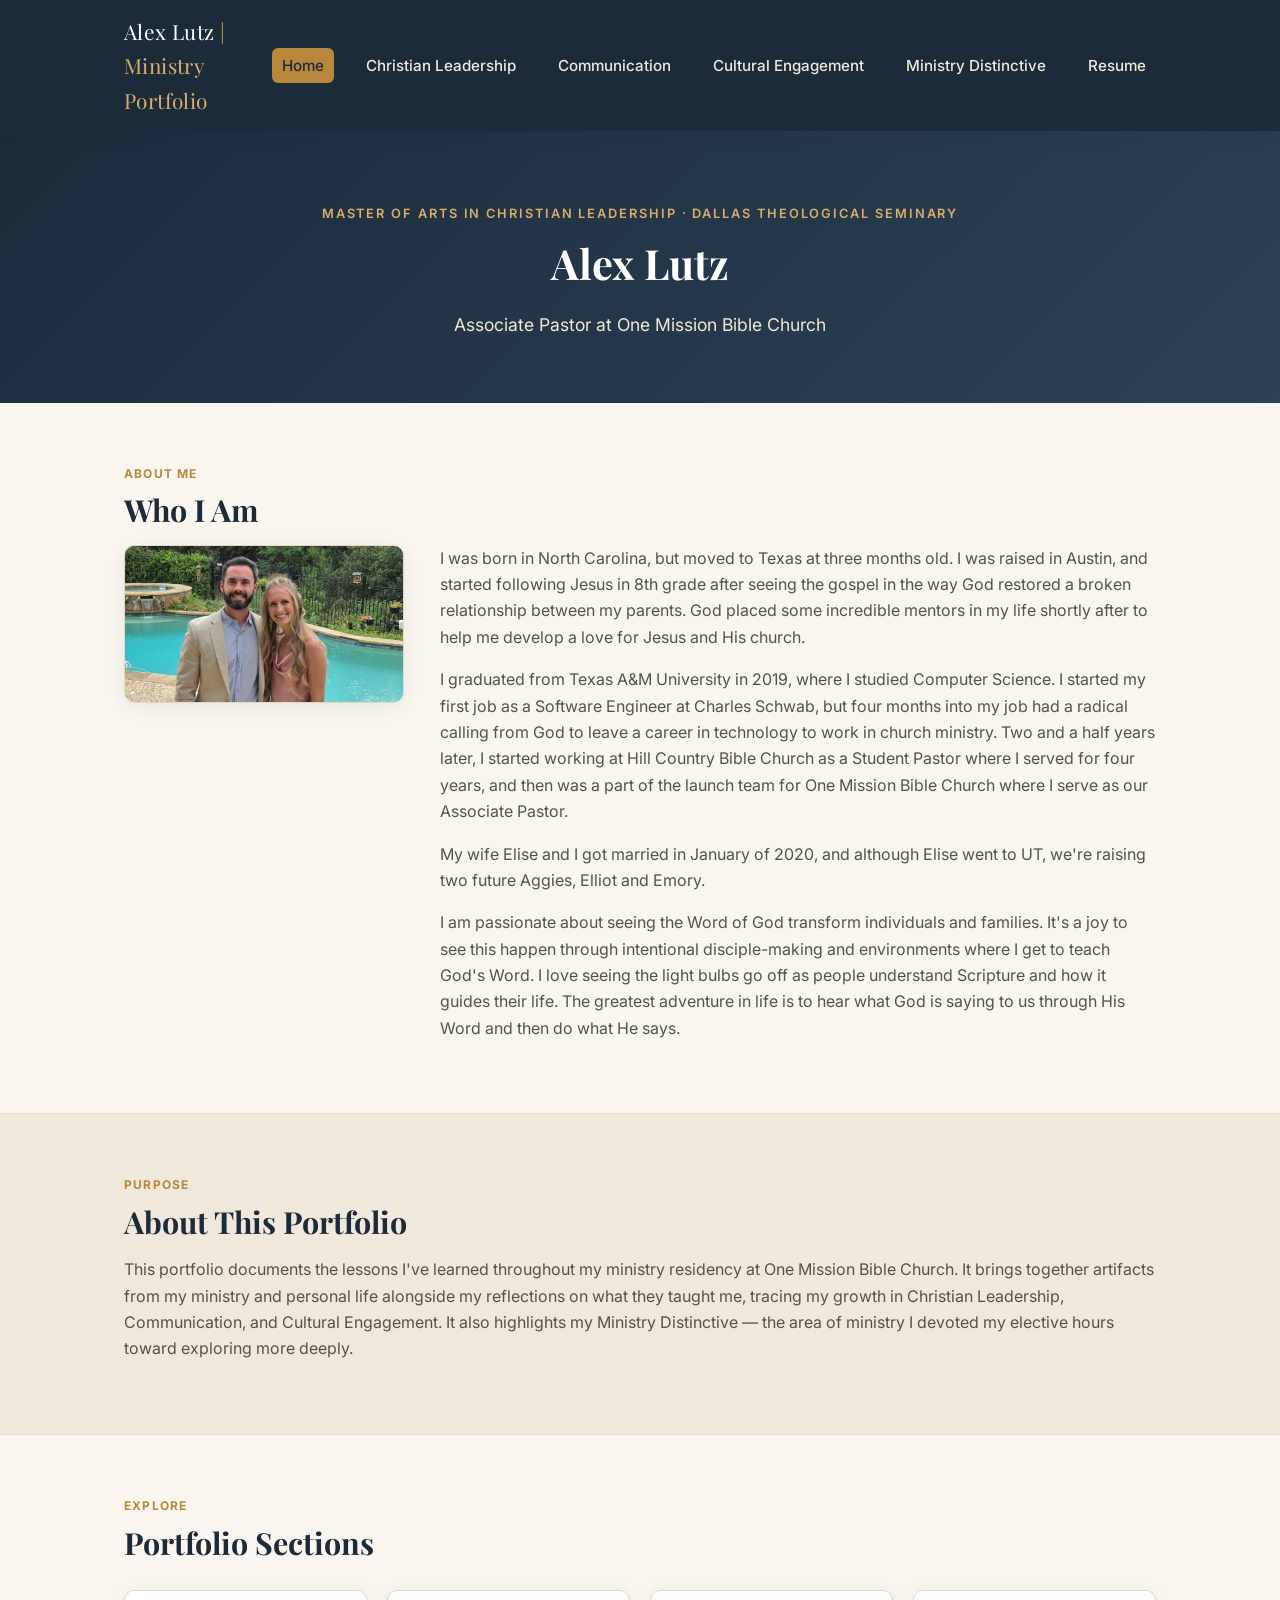
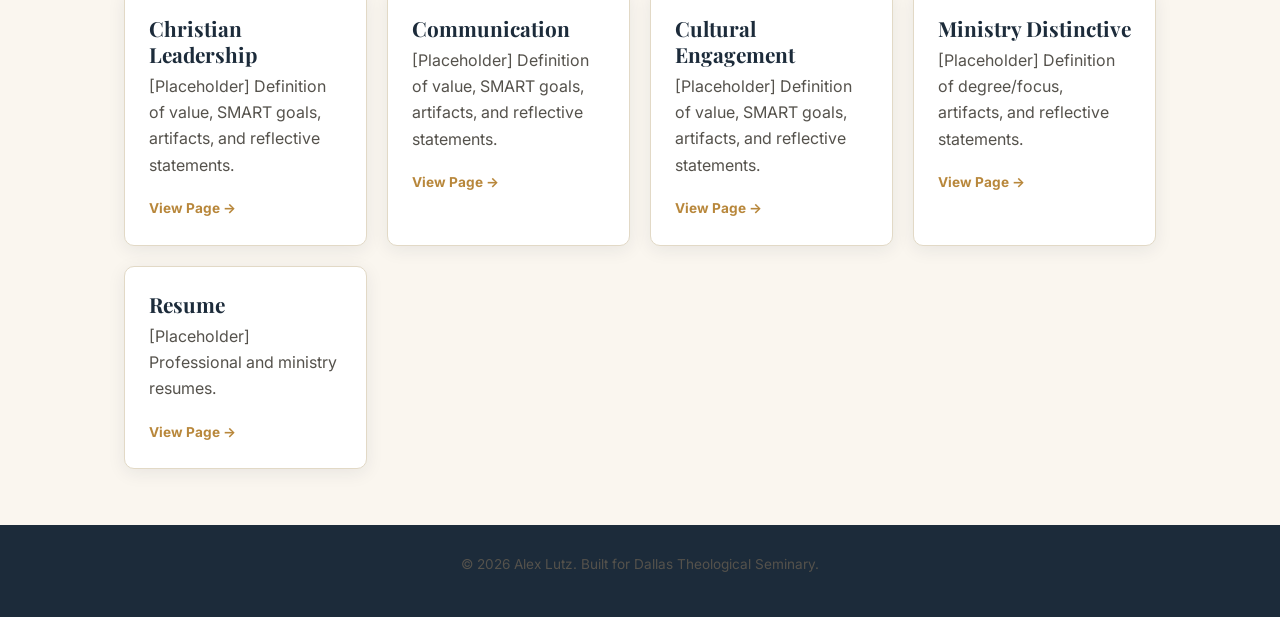
<file: index.html>
<!DOCTYPE html>
<html lang="en">
<head>
<meta charset="UTF-8" />
<meta name="viewport" content="width=device-width, initial-scale=1.0" />
<title>Home | Ministry Portfolio</title>
<link rel="preconnect" href="https://fonts.googleapis.com">
<link href="https://fonts.googleapis.com/css2?family=Inter:wght@400;500;600;700&family=Playfair+Display:wght@600;700&display=swap" rel="stylesheet">
<link rel="stylesheet" href="css/style.css" />
</head>
<body>

<header class="site-header">
  <nav class="nav-bar">
    <a class="brand" href="index.html">Alex Lutz <span>| Ministry Portfolio</span></a>
    <button class="nav-toggle" aria-label="Toggle navigation">&#9776;</button>
    <ul class="nav-links">
      <li><a href="index.html">Home</a></li>
      <li><a href="christian-leadership.html">Christian Leadership</a></li>
      <li><a href="communication.html">Communication</a></li>
      <li><a href="cultural-engagement.html">Cultural Engagement</a></li>
      <li><a href="ministry-distinctive.html">Ministry Distinctive</a></li>
      <li><a href="resume.html">Resume</a></li>
    </ul>
  </nav>
</header>

<section class="hero">
  <div class="container">
    <p class="eyebrow">Master of Arts in Christian Leadership &middot; Dallas Theological Seminary</p>
    <h1>Alex Lutz</h1>
    <p class="lead">Associate Pastor at One Mission Bible Church</p>
  </div>
</section>

<section class="block">
  <div class="container">
    <span class="section-label">About Me</span>
    <h2>Who I Am</h2>
    <div class="about-grid">
      <img class="about-photo" src="assets/alex-and-elise.jpg" alt="Alex Lutz and his wife Elise" />
      <div>
        <p>I was born in North Carolina, but moved to Texas at three months old. I was raised in Austin, and started
        following Jesus in 8th grade after seeing the gospel in the way God restored a broken relationship between my
        parents. God placed some incredible mentors in my life shortly after to help me develop a love for Jesus and
        His church.</p>
        <p>I graduated from Texas A&amp;M University in 2019, where I studied Computer Science. I started my first job
        as a Software Engineer at Charles Schwab, but four months into my job had a radical calling from God to leave a
        career in technology to work in church ministry. Two and a half years later, I started working at Hill Country
        Bible Church as a Student Pastor where I served for four years, and then was a part of the launch team for One
        Mission Bible Church where I serve as our Associate Pastor.</p>
        <p>My wife Elise and I got married in January of 2020, and although Elise went to UT, we're raising two future
        Aggies, Elliot and Emory.</p>
        <p>I am passionate about seeing the Word of God transform individuals and families. It's a joy to see this
        happen through intentional disciple-making and environments where I get to teach God's Word. I love seeing the
        light bulbs go off as people understand Scripture and how it guides their life. The greatest adventure in life
        is to hear what God is saying to us through His Word and then do what He says.</p>
      </div>
    </div>
  </div>
</section>

<section class="block alt">
  <div class="container">
    <span class="section-label">Purpose</span>
    <h2>About This Portfolio</h2>
    <p>This portfolio documents the lessons I've learned throughout my ministry residency at One Mission Bible
    Church. It brings together artifacts from my ministry and personal life alongside my reflections on what they
    taught me, tracing my growth in Christian Leadership, Communication, and Cultural Engagement. It also
    highlights my Ministry Distinctive — the area of ministry I devoted my elective hours toward exploring more
    deeply.</p>
  </div>
</section>

<section class="block">
  <div class="container">
    <span class="section-label">Explore</span>
    <h2>Portfolio Sections</h2>
    <div class="page-nav-grid">
      <div class="page-nav-card">
        <h3>Christian Leadership</h3>
        <p>[Placeholder] Definition of value, SMART goals, artifacts, and reflective statements.</p>
        <a class="card-link" href="christian-leadership.html">View Page &rarr;</a>
      </div>
      <div class="page-nav-card">
        <h3>Communication</h3>
        <p>[Placeholder] Definition of value, SMART goals, artifacts, and reflective statements.</p>
        <a class="card-link" href="communication.html">View Page &rarr;</a>
      </div>
      <div class="page-nav-card">
        <h3>Cultural Engagement</h3>
        <p>[Placeholder] Definition of value, SMART goals, artifacts, and reflective statements.</p>
        <a class="card-link" href="cultural-engagement.html">View Page &rarr;</a>
      </div>
      <div class="page-nav-card">
        <h3>Ministry Distinctive</h3>
        <p>[Placeholder] Definition of degree/focus, artifacts, and reflective statements.</p>
        <a class="card-link" href="ministry-distinctive.html">View Page &rarr;</a>
      </div>
      <div class="page-nav-card">
        <h3>Resume</h3>
        <p>[Placeholder] Professional and ministry resumes.</p>
        <a class="card-link" href="resume.html">View Page &rarr;</a>
      </div>
    </div>
  </div>
</section>

<footer class="site-footer">
  <div class="container">
    <p>&copy; 2026 Alex Lutz. Built for Dallas Theological Seminary.</p>
  </div>
</footer>

<script src="js/main.js"></script>
</body>
</html>
</file>
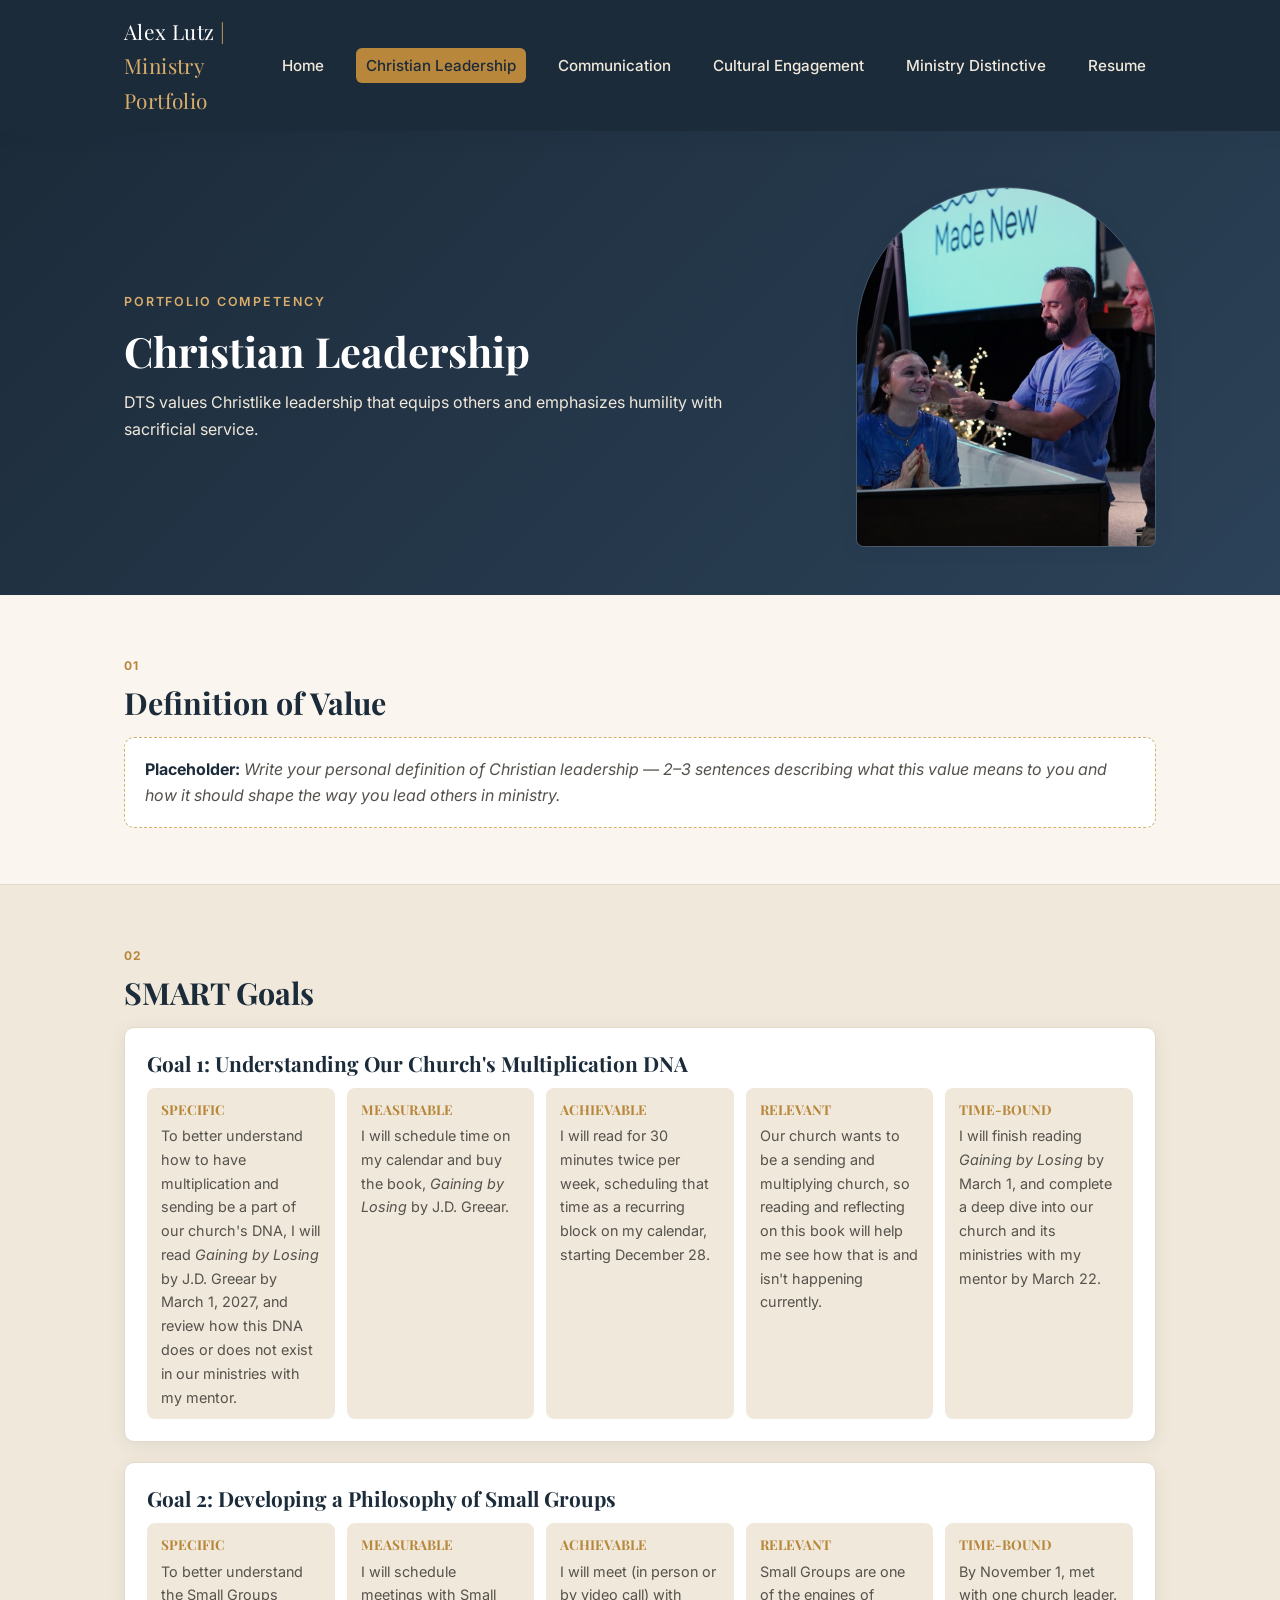
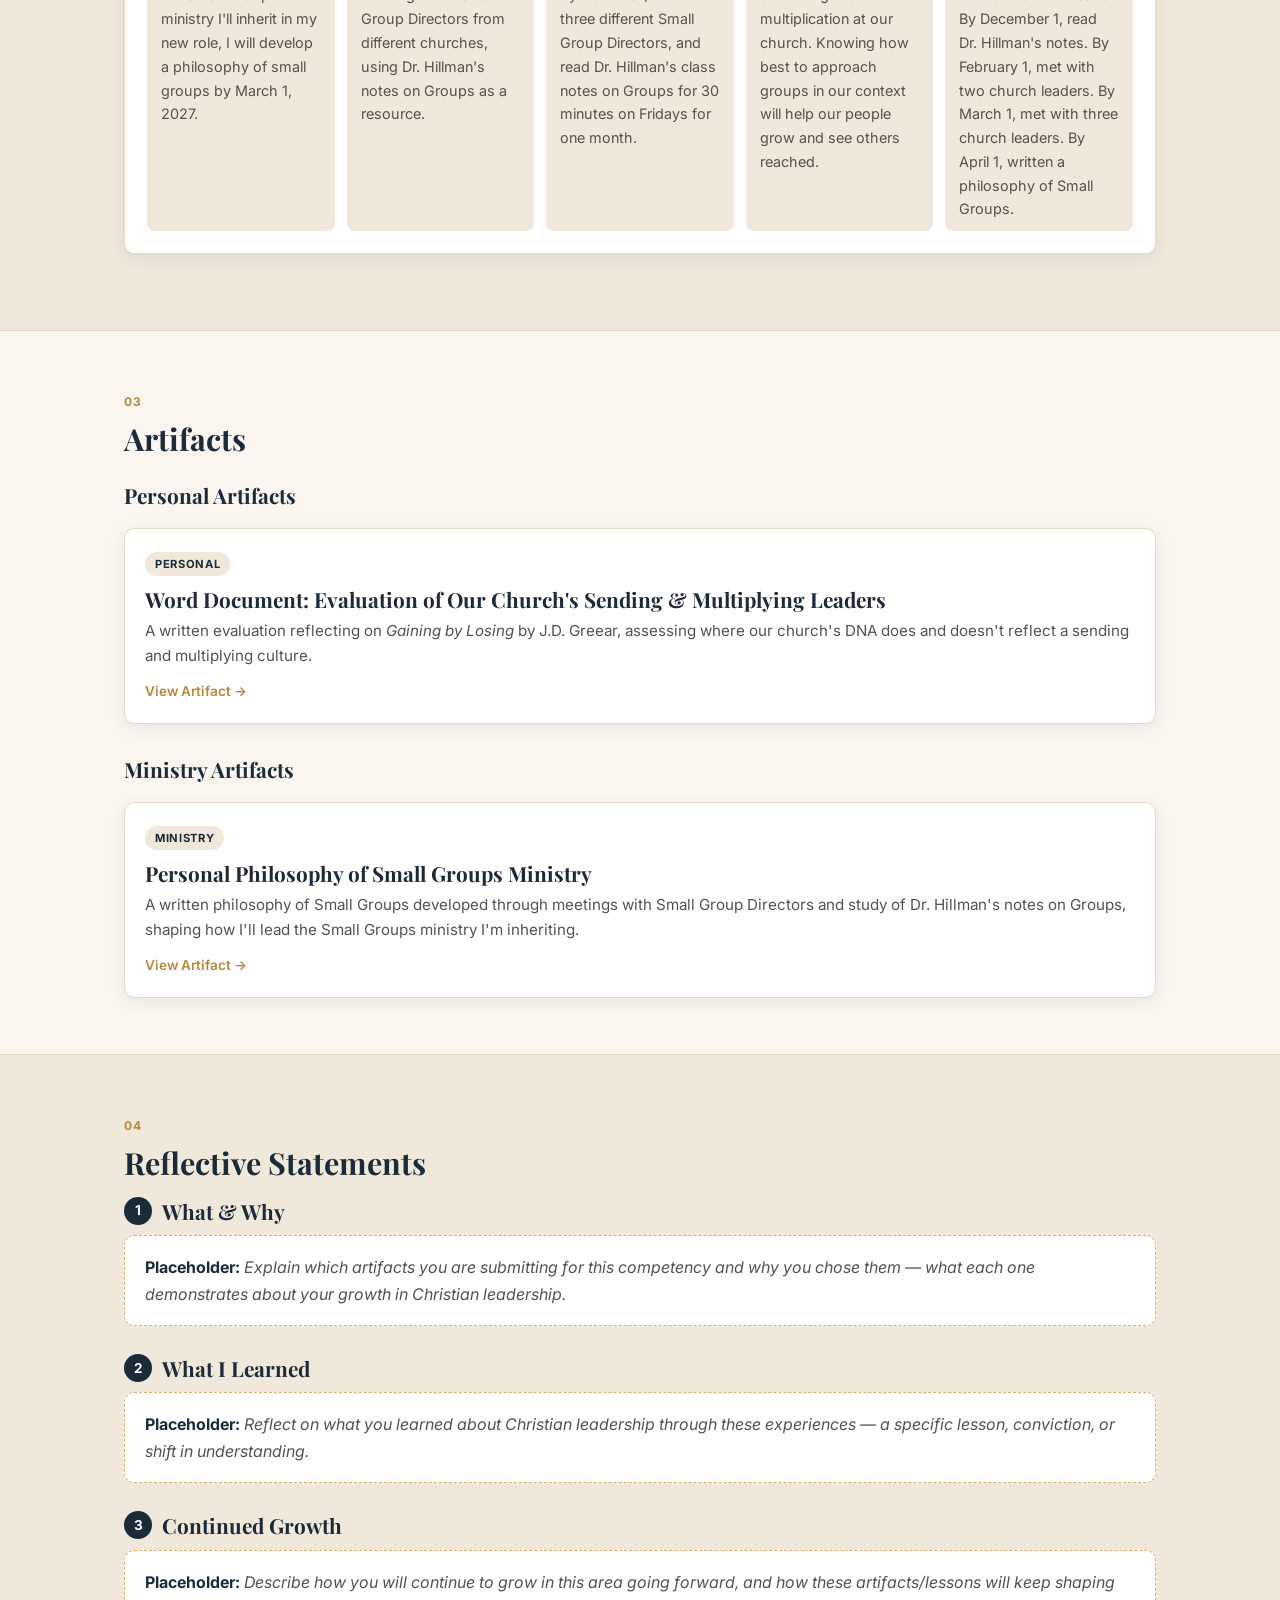
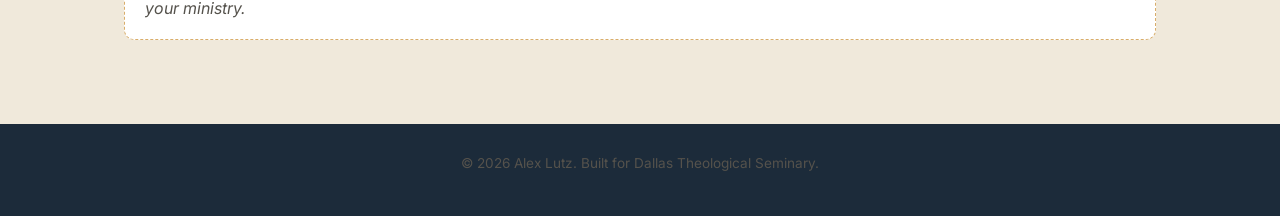
<file: christian-leadership.html>
<!DOCTYPE html>
<html lang="en">
<head>
<meta charset="UTF-8" />
<meta name="viewport" content="width=device-width, initial-scale=1.0" />
<title>Christian Leadership | Ministry Portfolio</title>
<link rel="preconnect" href="https://fonts.googleapis.com">
<link href="https://fonts.googleapis.com/css2?family=Inter:wght@400;500;600;700&family=Playfair+Display:wght@600;700&display=swap" rel="stylesheet">
<link rel="stylesheet" href="css/style.css" />
</head>
<body>

<header class="site-header">
  <nav class="nav-bar">
    <a class="brand" href="index.html">Alex Lutz <span>| Ministry Portfolio</span></a>
    <button class="nav-toggle" aria-label="Toggle navigation">&#9776;</button>
    <ul class="nav-links">
      <li><a href="index.html">Home</a></li>
      <li><a href="christian-leadership.html">Christian Leadership</a></li>
      <li><a href="communication.html">Communication</a></li>
      <li><a href="cultural-engagement.html">Cultural Engagement</a></li>
      <li><a href="ministry-distinctive.html">Ministry Distinctive</a></li>
      <li><a href="resume.html">Resume</a></li>
    </ul>
  </nav>
</header>

<section class="page-hero">
  <div class="container hero-grid">
    <div>
      <p class="eyebrow">Portfolio Competency</p>
      <h1>Christian Leadership</h1>
      <p class="lead">DTS values Christlike leadership that equips others and emphasizes humility with sacrificial service.</p>
    </div>
    <img class="hero-photo" src="assets/leadership-baptism.jpg" alt="Alex Lutz baptizing a student" />
  </div>
</section>

<section class="block">
  <div class="container">
    <span class="section-label">01</span>
    <h2>Definition of Value</h2>
    <div class="placeholder-box">
      <strong>Placeholder:</strong> Write your personal definition of Christian leadership — 2–3 sentences describing
      what this value means to you and how it should shape the way you lead others in ministry.
    </div>
  </div>
</section>

<section class="block alt">
  <div class="container">
    <span class="section-label">02</span>
    <h2>SMART Goals</h2>

    <div class="smart-goal">
      <h3>Goal 1: Understanding Our Church's Multiplication DNA</h3>
      <div class="smart-grid">
        <div class="smart-item"><span class="letter">Specific</span><p>To better understand how to have multiplication and sending be a part of our church's DNA, I will read <em>Gaining by Losing</em> by J.D. Greear by March 1, 2027, and review how this DNA does or does not exist in our ministries with my mentor.</p></div>
        <div class="smart-item"><span class="letter">Measurable</span><p>I will schedule time on my calendar and buy the book, <em>Gaining by Losing</em> by J.D. Greear.</p></div>
        <div class="smart-item"><span class="letter">Achievable</span><p>I will read for 30 minutes twice per week, scheduling that time as a recurring block on my calendar, starting December 28.</p></div>
        <div class="smart-item"><span class="letter">Relevant</span><p>Our church wants to be a sending and multiplying church, so reading and reflecting on this book will help me see how that is and isn't happening currently.</p></div>
        <div class="smart-item"><span class="letter">Time-bound</span><p>I will finish reading <em>Gaining by Losing</em> by March 1, and complete a deep dive into our church and its ministries with my mentor by March 22.</p></div>
      </div>
    </div>

    <div class="smart-goal">
      <h3>Goal 2: Developing a Philosophy of Small Groups</h3>
      <div class="smart-grid">
        <div class="smart-item"><span class="letter">Specific</span><p>To better understand the Small Groups ministry I'll inherit in my new role, I will develop a philosophy of small groups by March 1, 2027.</p></div>
        <div class="smart-item"><span class="letter">Measurable</span><p>I will schedule meetings with Small Group Directors from different churches, using Dr. Hillman's notes on Groups as a resource.</p></div>
        <div class="smart-item"><span class="letter">Achievable</span><p>I will meet (in person or by video call) with three different Small Group Directors, and read Dr. Hillman's class notes on Groups for 30 minutes on Fridays for one month.</p></div>
        <div class="smart-item"><span class="letter">Relevant</span><p>Small Groups are one of the engines of multiplication at our church. Knowing how best to approach groups in our context will help our people grow and see others reached.</p></div>
        <div class="smart-item"><span class="letter">Time-bound</span><p>By November 1, met with one church leader. By December 1, read Dr. Hillman's notes. By February 1, met with two church leaders. By March 1, met with three church leaders. By April 1, written a philosophy of Small Groups.</p></div>
      </div>
    </div>
  </div>
</section>

<section class="block">
  <div class="container">
    <span class="section-label">03</span>
    <h2>Artifacts</h2>

    <h3 style="margin-top:24px;">Personal Artifacts</h3>
    <div class="card-grid">
      <div class="card">
        <span class="tag">Personal</span>
        <h3>Word Document: Evaluation of Our Church's Sending &amp; Multiplying Leaders</h3>
        <p>A written evaluation reflecting on <em>Gaining by Losing</em> by J.D. Greear, assessing where our church's DNA does and doesn't reflect a sending and multiplying culture.</p>
        <a class="artifact-link" href="#">View Artifact &rarr;</a>
      </div>
    </div>

    <h3 style="margin-top:32px;">Ministry Artifacts</h3>
    <div class="card-grid">
      <div class="card">
        <span class="tag">Ministry</span>
        <h3>Personal Philosophy of Small Groups Ministry</h3>
        <p>A written philosophy of Small Groups developed through meetings with Small Group Directors and study of Dr. Hillman's notes on Groups, shaping how I'll lead the Small Groups ministry I'm inheriting.</p>
        <a class="artifact-link" href="#">View Artifact &rarr;</a>
      </div>
    </div>
  </div>
</section>

<section class="block alt">
  <div class="container">
    <span class="section-label">04</span>
    <h2>Reflective Statements</h2>

    <div class="reflection-block">
      <h3><span class="num">1</span> What &amp; Why</h3>
      <div class="placeholder-box">
        <strong>Placeholder:</strong> Explain which artifacts you are submitting for this competency and why you
        chose them — what each one demonstrates about your growth in Christian leadership.
      </div>
    </div>

    <div class="reflection-block">
      <h3><span class="num">2</span> What I Learned</h3>
      <div class="placeholder-box">
        <strong>Placeholder:</strong> Reflect on what you learned about Christian leadership through these
        experiences — a specific lesson, conviction, or shift in understanding.
      </div>
    </div>

    <div class="reflection-block">
      <h3><span class="num">3</span> Continued Growth</h3>
      <div class="placeholder-box">
        <strong>Placeholder:</strong> Describe how you will continue to grow in this area going forward, and how
        these artifacts/lessons will keep shaping your ministry.
      </div>
    </div>
  </div>
</section>

<footer class="site-footer">
  <div class="container">
    <p>&copy; 2026 Alex Lutz. Built for Dallas Theological Seminary.</p>
  </div>
</footer>

<script src="js/main.js"></script>
</body>
</html>
</file>
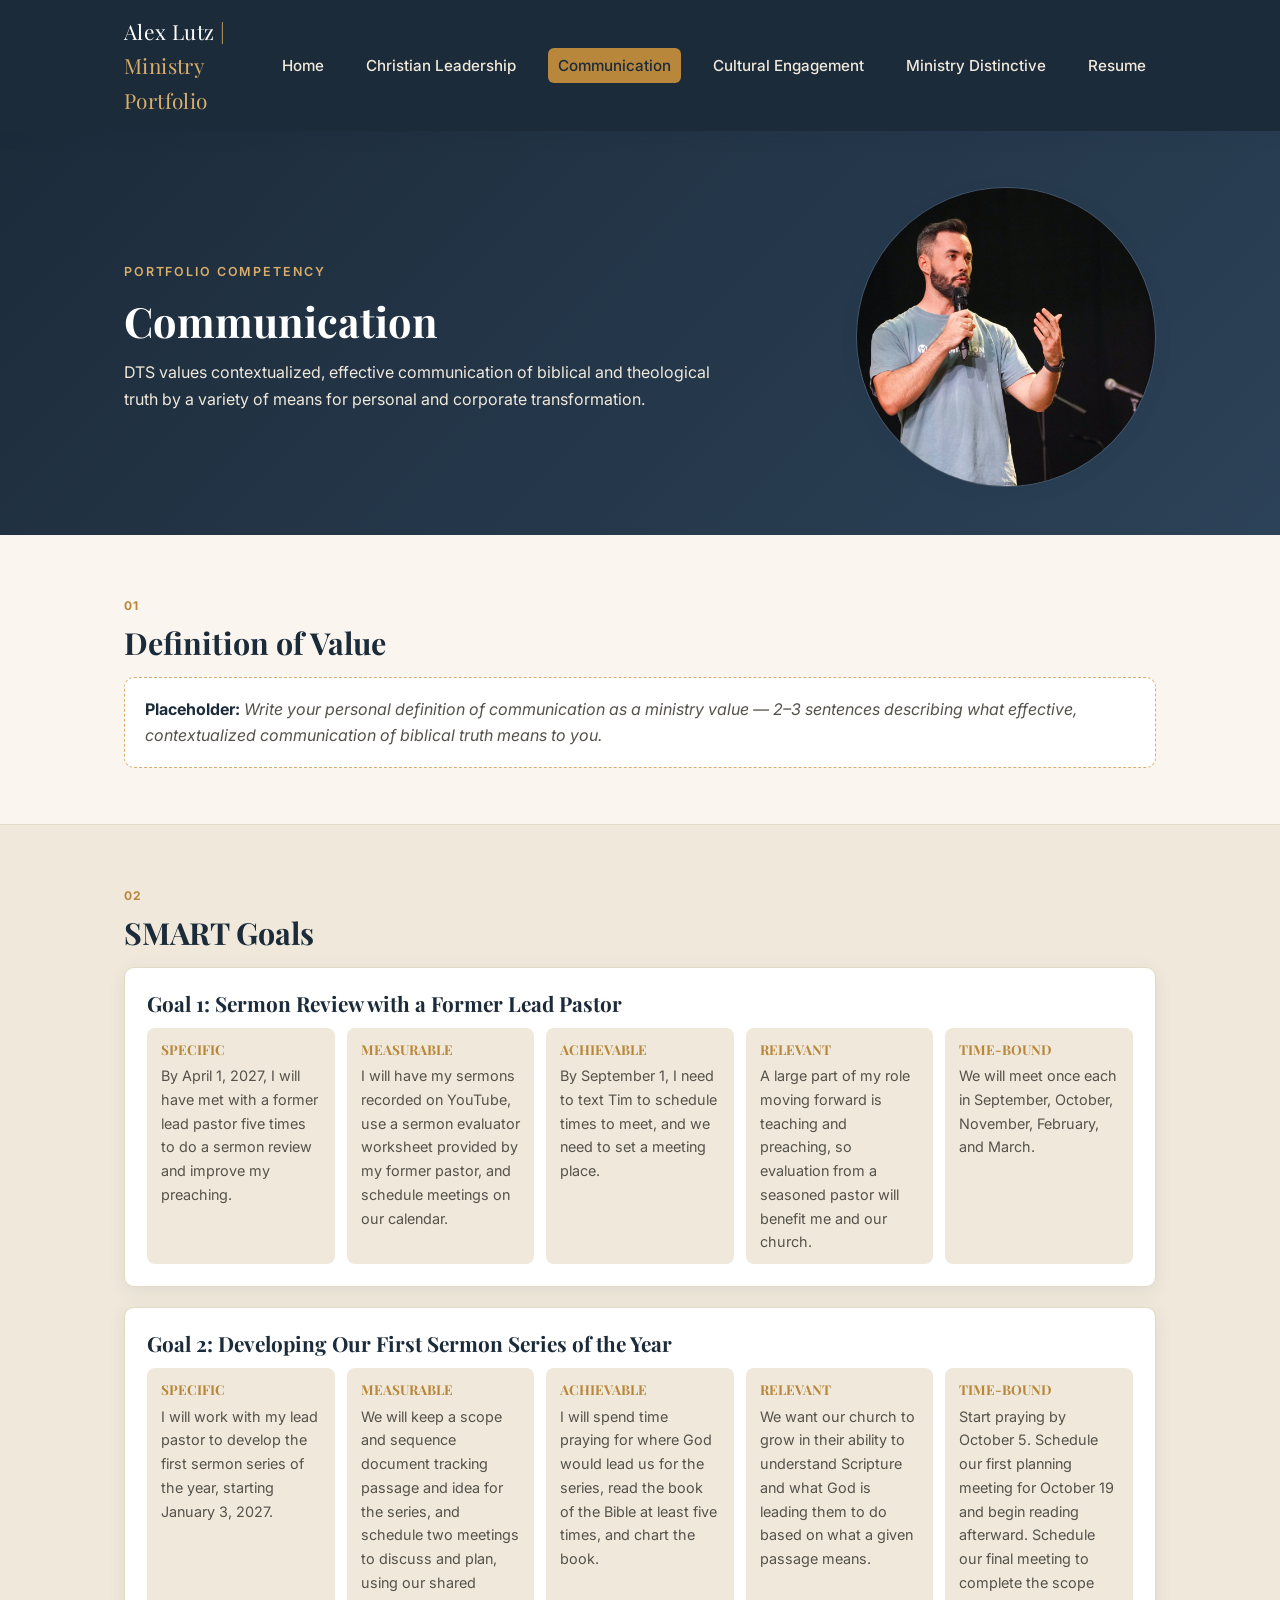
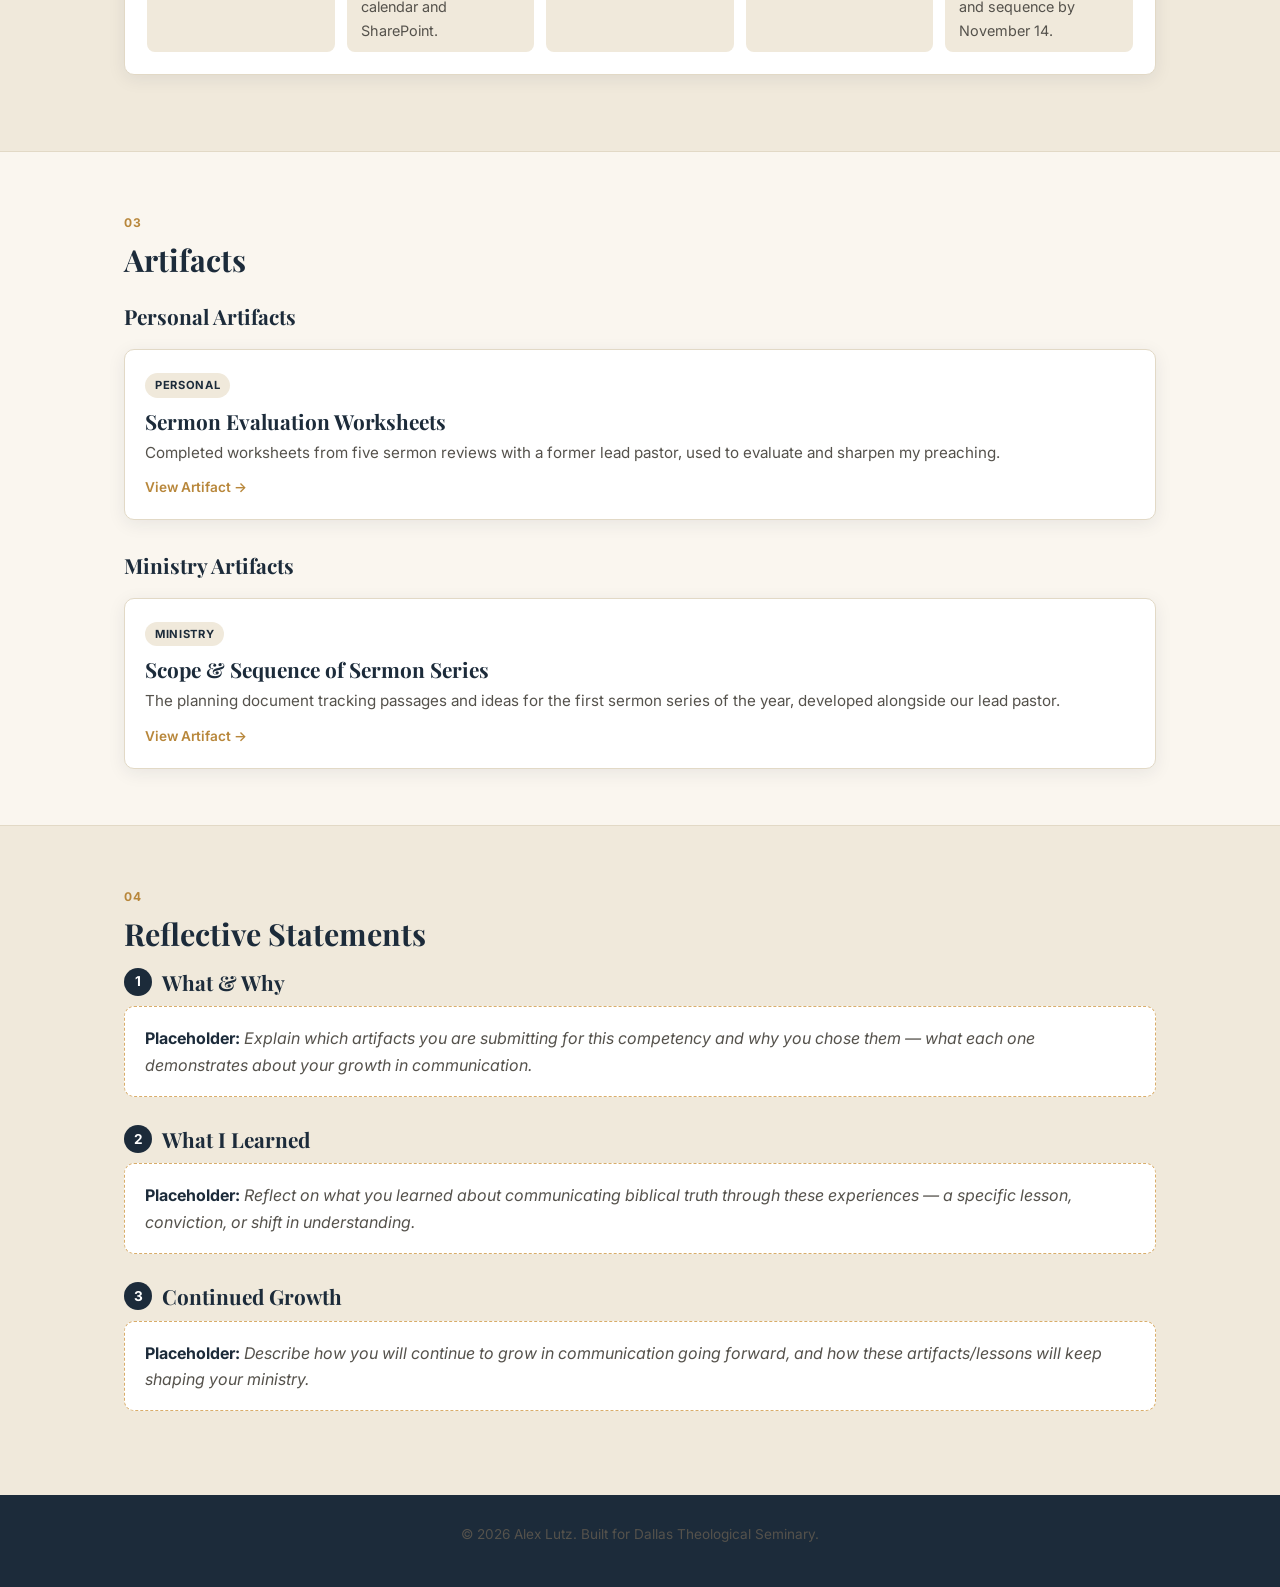
<file: communication.html>
<!DOCTYPE html>
<html lang="en">
<head>
<meta charset="UTF-8" />
<meta name="viewport" content="width=device-width, initial-scale=1.0" />
<title>Communication | Ministry Portfolio</title>
<link rel="preconnect" href="https://fonts.googleapis.com">
<link href="https://fonts.googleapis.com/css2?family=Inter:wght@400;500;600;700&family=Playfair+Display:wght@600;700&display=swap" rel="stylesheet">
<link rel="stylesheet" href="css/style.css" />
</head>
<body>

<header class="site-header">
  <nav class="nav-bar">
    <a class="brand" href="index.html">Alex Lutz <span>| Ministry Portfolio</span></a>
    <button class="nav-toggle" aria-label="Toggle navigation">&#9776;</button>
    <ul class="nav-links">
      <li><a href="index.html">Home</a></li>
      <li><a href="christian-leadership.html">Christian Leadership</a></li>
      <li><a href="communication.html">Communication</a></li>
      <li><a href="cultural-engagement.html">Cultural Engagement</a></li>
      <li><a href="ministry-distinctive.html">Ministry Distinctive</a></li>
      <li><a href="resume.html">Resume</a></li>
    </ul>
  </nav>
</header>

<section class="page-hero">
  <div class="container hero-grid">
    <div>
      <p class="eyebrow">Portfolio Competency</p>
      <h1>Communication</h1>
      <p class="lead">DTS values contextualized, effective communication of biblical and theological truth by a variety of means for personal and corporate transformation.</p>
    </div>
    <img class="hero-photo shape-circle" src="assets/communication-preaching.jpg" alt="Alex Lutz speaking into a microphone on stage" />
  </div>
</section>

<section class="block">
  <div class="container">
    <span class="section-label">01</span>
    <h2>Definition of Value</h2>
    <div class="placeholder-box">
      <strong>Placeholder:</strong> Write your personal definition of communication as a ministry value — 2–3
      sentences describing what effective, contextualized communication of biblical truth means to you.
    </div>
  </div>
</section>

<section class="block alt">
  <div class="container">
    <span class="section-label">02</span>
    <h2>SMART Goals</h2>

    <div class="smart-goal">
      <h3>Goal 1: Sermon Review with a Former Lead Pastor</h3>
      <div class="smart-grid">
        <div class="smart-item"><span class="letter">Specific</span><p>By April 1, 2027, I will have met with a former lead pastor five times to do a sermon review and improve my preaching.</p></div>
        <div class="smart-item"><span class="letter">Measurable</span><p>I will have my sermons recorded on YouTube, use a sermon evaluator worksheet provided by my former pastor, and schedule meetings on our calendar.</p></div>
        <div class="smart-item"><span class="letter">Achievable</span><p>By September 1, I need to text Tim to schedule times to meet, and we need to set a meeting place.</p></div>
        <div class="smart-item"><span class="letter">Relevant</span><p>A large part of my role moving forward is teaching and preaching, so evaluation from a seasoned pastor will benefit me and our church.</p></div>
        <div class="smart-item"><span class="letter">Time-bound</span><p>We will meet once each in September, October, November, February, and March.</p></div>
      </div>
    </div>

    <div class="smart-goal">
      <h3>Goal 2: Developing Our First Sermon Series of the Year</h3>
      <div class="smart-grid">
        <div class="smart-item"><span class="letter">Specific</span><p>I will work with my lead pastor to develop the first sermon series of the year, starting January 3, 2027.</p></div>
        <div class="smart-item"><span class="letter">Measurable</span><p>We will keep a scope and sequence document tracking passage and idea for the series, and schedule two meetings to discuss and plan, using our shared calendar and SharePoint.</p></div>
        <div class="smart-item"><span class="letter">Achievable</span><p>I will spend time praying for where God would lead us for the series, read the book of the Bible at least five times, and chart the book.</p></div>
        <div class="smart-item"><span class="letter">Relevant</span><p>We want our church to grow in their ability to understand Scripture and what God is leading them to do based on what a given passage means.</p></div>
        <div class="smart-item"><span class="letter">Time-bound</span><p>Start praying by October 5. Schedule our first planning meeting for October 19 and begin reading afterward. Schedule our final meeting to complete the scope and sequence by November 14.</p></div>
      </div>
    </div>
  </div>
</section>

<section class="block">
  <div class="container">
    <span class="section-label">03</span>
    <h2>Artifacts</h2>

    <h3 style="margin-top:24px;">Personal Artifacts</h3>
    <div class="card-grid">
      <div class="card">
        <span class="tag">Personal</span>
        <h3>Sermon Evaluation Worksheets</h3>
        <p>Completed worksheets from five sermon reviews with a former lead pastor, used to evaluate and sharpen my preaching.</p>
        <a class="artifact-link" href="#">View Artifact &rarr;</a>
      </div>
    </div>

    <h3 style="margin-top:32px;">Ministry Artifacts</h3>
    <div class="card-grid">
      <div class="card">
        <span class="tag">Ministry</span>
        <h3>Scope &amp; Sequence of Sermon Series</h3>
        <p>The planning document tracking passages and ideas for the first sermon series of the year, developed alongside our lead pastor.</p>
        <a class="artifact-link" href="#">View Artifact &rarr;</a>
      </div>
    </div>
  </div>
</section>

<section class="block alt">
  <div class="container">
    <span class="section-label">04</span>
    <h2>Reflective Statements</h2>

    <div class="reflection-block">
      <h3><span class="num">1</span> What &amp; Why</h3>
      <div class="placeholder-box">
        <strong>Placeholder:</strong> Explain which artifacts you are submitting for this competency and why you
        chose them — what each one demonstrates about your growth in communication.
      </div>
    </div>

    <div class="reflection-block">
      <h3><span class="num">2</span> What I Learned</h3>
      <div class="placeholder-box">
        <strong>Placeholder:</strong> Reflect on what you learned about communicating biblical truth through these
        experiences — a specific lesson, conviction, or shift in understanding.
      </div>
    </div>

    <div class="reflection-block">
      <h3><span class="num">3</span> Continued Growth</h3>
      <div class="placeholder-box">
        <strong>Placeholder:</strong> Describe how you will continue to grow in communication going forward, and
        how these artifacts/lessons will keep shaping your ministry.
      </div>
    </div>
  </div>
</section>

<footer class="site-footer">
  <div class="container">
    <p>&copy; 2026 Alex Lutz. Built for Dallas Theological Seminary.</p>
  </div>
</footer>

<script src="js/main.js"></script>
</body>
</html>
</file>
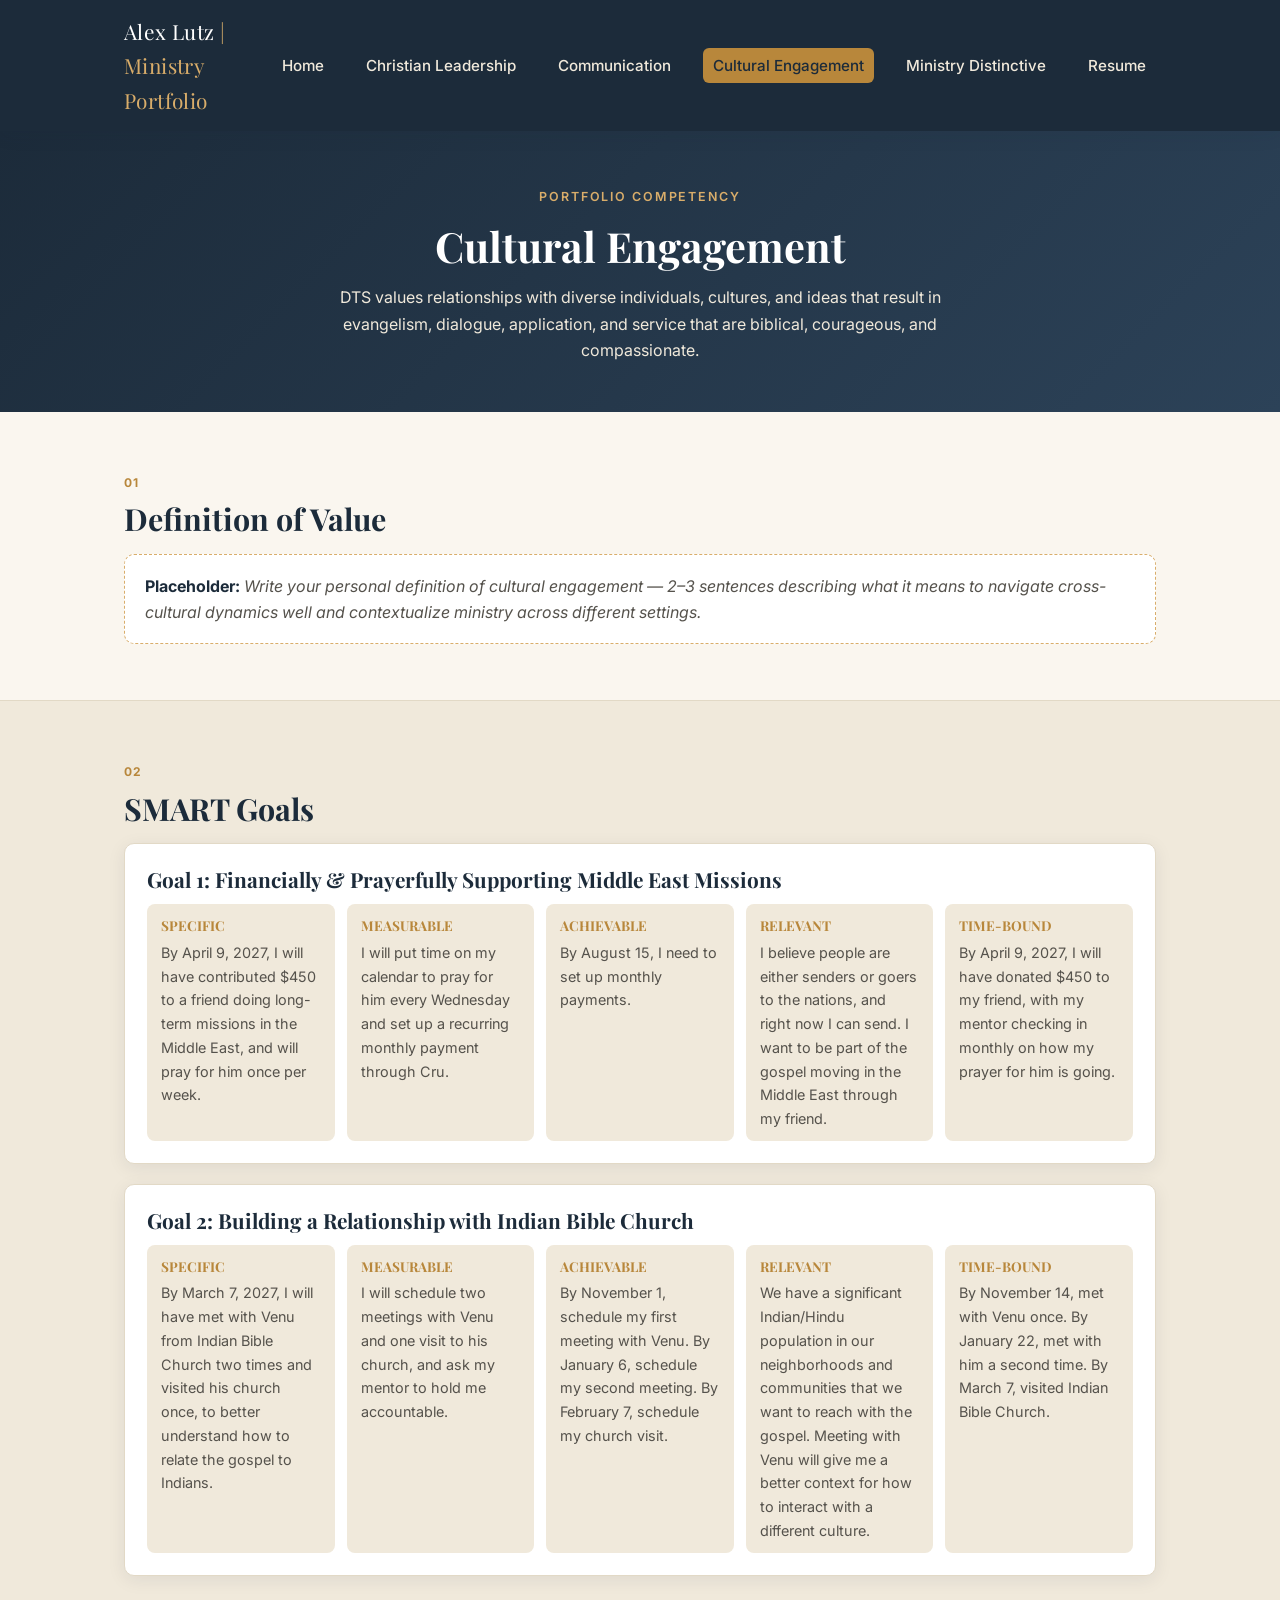
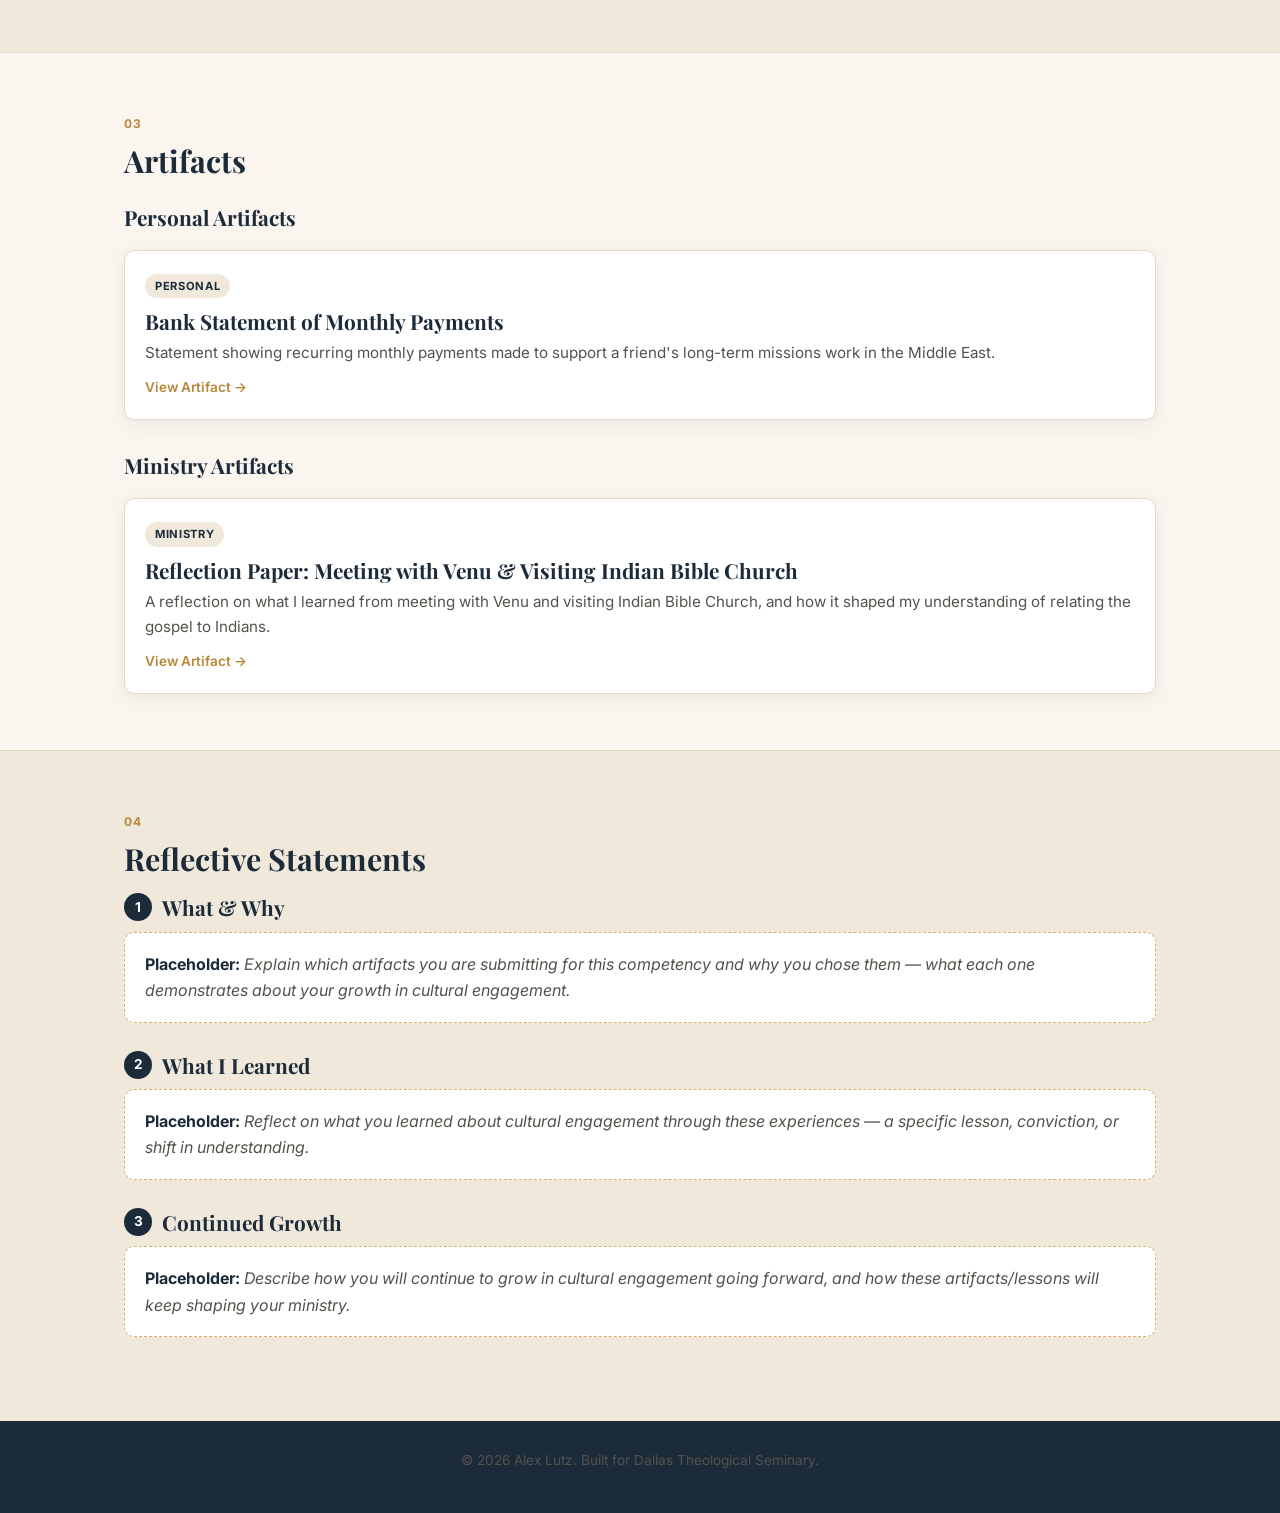
<file: cultural-engagement.html>
<!DOCTYPE html>
<html lang="en">
<head>
<meta charset="UTF-8" />
<meta name="viewport" content="width=device-width, initial-scale=1.0" />
<title>Cultural Engagement | Ministry Portfolio</title>
<link rel="preconnect" href="https://fonts.googleapis.com">
<link href="https://fonts.googleapis.com/css2?family=Inter:wght@400;500;600;700&family=Playfair+Display:wght@600;700&display=swap" rel="stylesheet">
<link rel="stylesheet" href="css/style.css" />
</head>
<body>

<header class="site-header">
  <nav class="nav-bar">
    <a class="brand" href="index.html">Alex Lutz <span>| Ministry Portfolio</span></a>
    <button class="nav-toggle" aria-label="Toggle navigation">&#9776;</button>
    <ul class="nav-links">
      <li><a href="index.html">Home</a></li>
      <li><a href="christian-leadership.html">Christian Leadership</a></li>
      <li><a href="communication.html">Communication</a></li>
      <li><a href="cultural-engagement.html">Cultural Engagement</a></li>
      <li><a href="ministry-distinctive.html">Ministry Distinctive</a></li>
      <li><a href="resume.html">Resume</a></li>
    </ul>
  </nav>
</header>

<section class="page-hero">
  <div class="container">
    <p class="eyebrow">Portfolio Competency</p>
    <h1>Cultural Engagement</h1>
    <p class="lead">DTS values relationships with diverse individuals, cultures, and ideas that result in evangelism, dialogue, application, and service that are biblical, courageous, and compassionate.</p>
  </div>
</section>

<section class="block">
  <div class="container">
    <span class="section-label">01</span>
    <h2>Definition of Value</h2>
    <div class="placeholder-box">
      <strong>Placeholder:</strong> Write your personal definition of cultural engagement — 2–3 sentences describing
      what it means to navigate cross-cultural dynamics well and contextualize ministry across different settings.
    </div>
  </div>
</section>

<section class="block alt">
  <div class="container">
    <span class="section-label">02</span>
    <h2>SMART Goals</h2>

    <div class="smart-goal">
      <h3>Goal 1: Financially &amp; Prayerfully Supporting Middle East Missions</h3>
      <div class="smart-grid">
        <div class="smart-item"><span class="letter">Specific</span><p>By April 9, 2027, I will have contributed $450 to a friend doing long-term missions in the Middle East, and will pray for him once per week.</p></div>
        <div class="smart-item"><span class="letter">Measurable</span><p>I will put time on my calendar to pray for him every Wednesday and set up a recurring monthly payment through Cru.</p></div>
        <div class="smart-item"><span class="letter">Achievable</span><p>By August 15, I need to set up monthly payments.</p></div>
        <div class="smart-item"><span class="letter">Relevant</span><p>I believe people are either senders or goers to the nations, and right now I can send. I want to be part of the gospel moving in the Middle East through my friend.</p></div>
        <div class="smart-item"><span class="letter">Time-bound</span><p>By April 9, 2027, I will have donated $450 to my friend, with my mentor checking in monthly on how my prayer for him is going.</p></div>
      </div>
    </div>

    <div class="smart-goal">
      <h3>Goal 2: Building a Relationship with Indian Bible Church</h3>
      <div class="smart-grid">
        <div class="smart-item"><span class="letter">Specific</span><p>By March 7, 2027, I will have met with Venu from Indian Bible Church two times and visited his church once, to better understand how to relate the gospel to Indians.</p></div>
        <div class="smart-item"><span class="letter">Measurable</span><p>I will schedule two meetings with Venu and one visit to his church, and ask my mentor to hold me accountable.</p></div>
        <div class="smart-item"><span class="letter">Achievable</span><p>By November 1, schedule my first meeting with Venu. By January 6, schedule my second meeting. By February 7, schedule my church visit.</p></div>
        <div class="smart-item"><span class="letter">Relevant</span><p>We have a significant Indian/Hindu population in our neighborhoods and communities that we want to reach with the gospel. Meeting with Venu will give me a better context for how to interact with a different culture.</p></div>
        <div class="smart-item"><span class="letter">Time-bound</span><p>By November 14, met with Venu once. By January 22, met with him a second time. By March 7, visited Indian Bible Church.</p></div>
      </div>
    </div>
  </div>
</section>

<section class="block">
  <div class="container">
    <span class="section-label">03</span>
    <h2>Artifacts</h2>

    <h3 style="margin-top:24px;">Personal Artifacts</h3>
    <div class="card-grid">
      <div class="card">
        <span class="tag">Personal</span>
        <h3>Bank Statement of Monthly Payments</h3>
        <p>Statement showing recurring monthly payments made to support a friend's long-term missions work in the Middle East.</p>
        <a class="artifact-link" href="#">View Artifact &rarr;</a>
      </div>
    </div>

    <h3 style="margin-top:32px;">Ministry Artifacts</h3>
    <div class="card-grid">
      <div class="card">
        <span class="tag">Ministry</span>
        <h3>Reflection Paper: Meeting with Venu &amp; Visiting Indian Bible Church</h3>
        <p>A reflection on what I learned from meeting with Venu and visiting Indian Bible Church, and how it shaped my understanding of relating the gospel to Indians.</p>
        <a class="artifact-link" href="#">View Artifact &rarr;</a>
      </div>
    </div>
  </div>
</section>

<section class="block alt">
  <div class="container">
    <span class="section-label">04</span>
    <h2>Reflective Statements</h2>

    <div class="reflection-block">
      <h3><span class="num">1</span> What &amp; Why</h3>
      <div class="placeholder-box">
        <strong>Placeholder:</strong> Explain which artifacts you are submitting for this competency and why you
        chose them — what each one demonstrates about your growth in cultural engagement.
      </div>
    </div>

    <div class="reflection-block">
      <h3><span class="num">2</span> What I Learned</h3>
      <div class="placeholder-box">
        <strong>Placeholder:</strong> Reflect on what you learned about cultural engagement through these
        experiences — a specific lesson, conviction, or shift in understanding.
      </div>
    </div>

    <div class="reflection-block">
      <h3><span class="num">3</span> Continued Growth</h3>
      <div class="placeholder-box">
        <strong>Placeholder:</strong> Describe how you will continue to grow in cultural engagement going forward,
        and how these artifacts/lessons will keep shaping your ministry.
      </div>
    </div>
  </div>
</section>

<footer class="site-footer">
  <div class="container">
    <p>&copy; 2026 Alex Lutz. Built for Dallas Theological Seminary.</p>
  </div>
</footer>

<script src="js/main.js"></script>
</body>
</html>
</file>
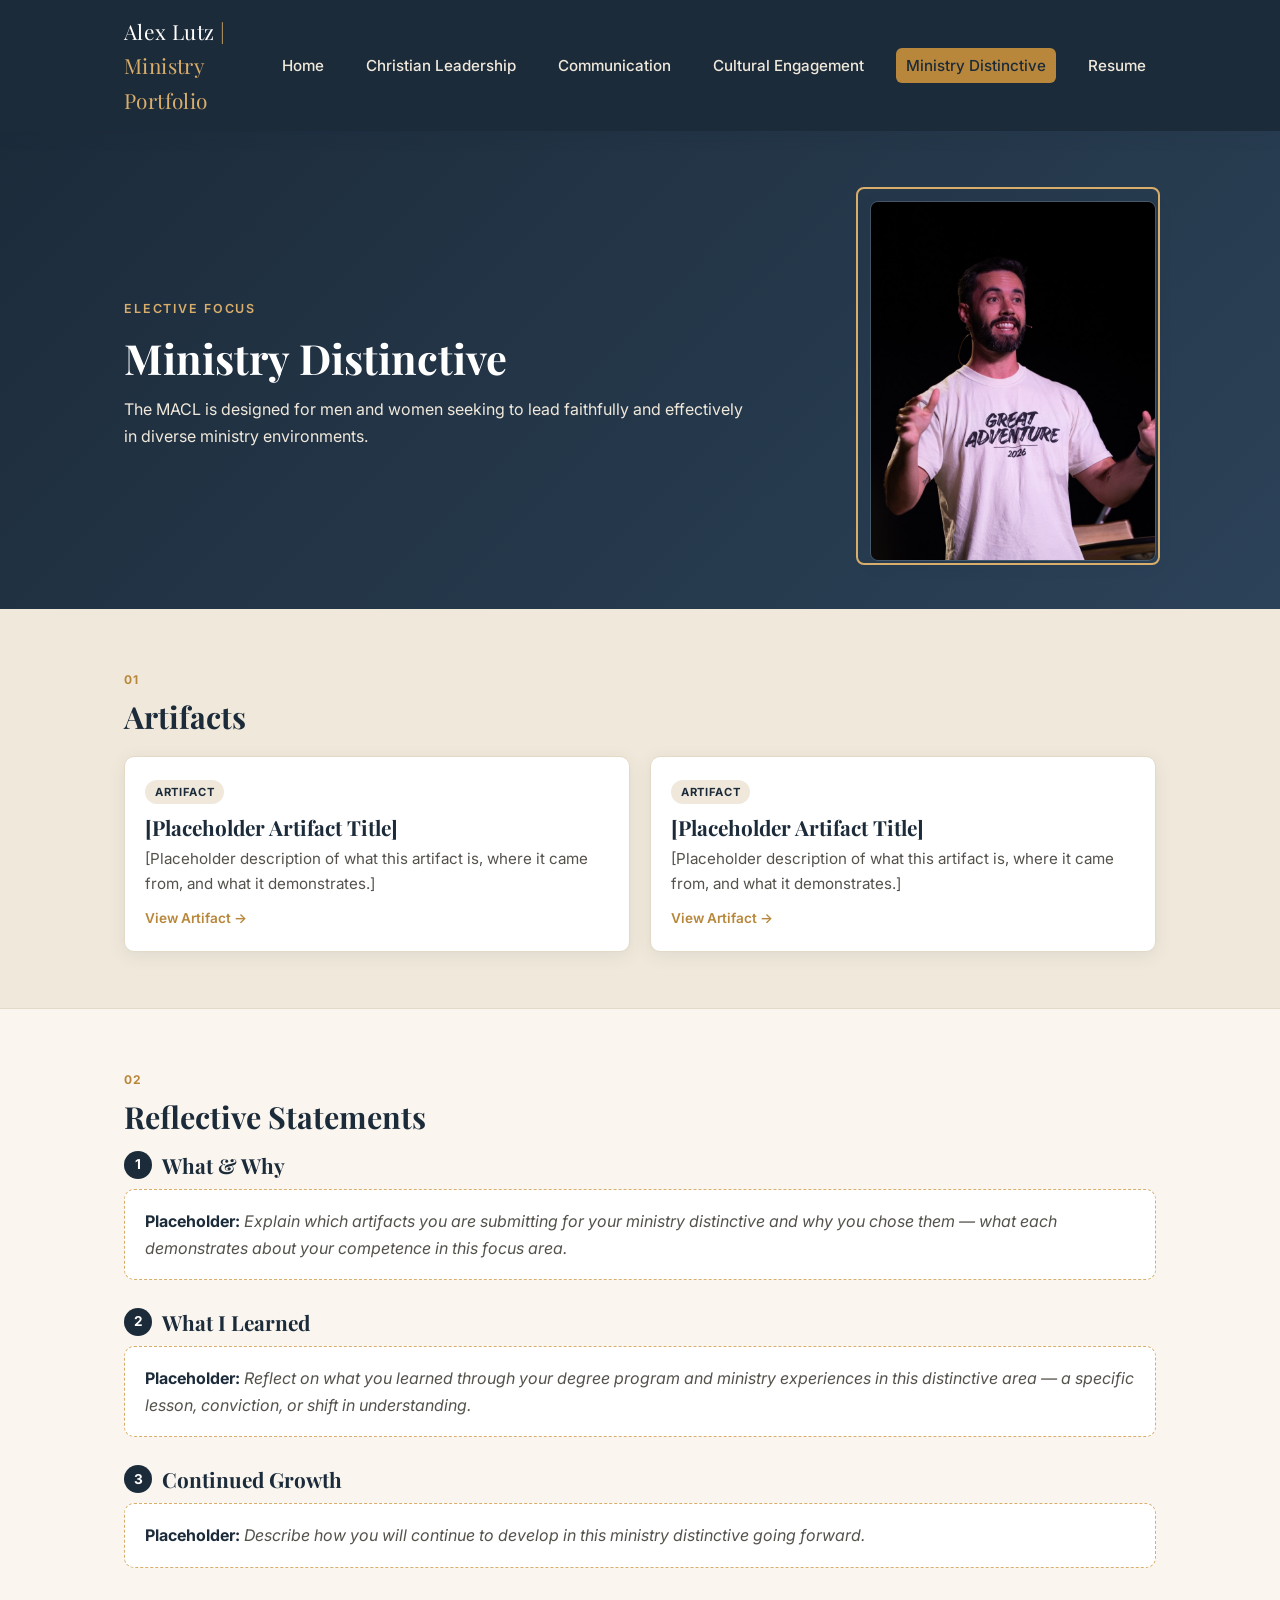
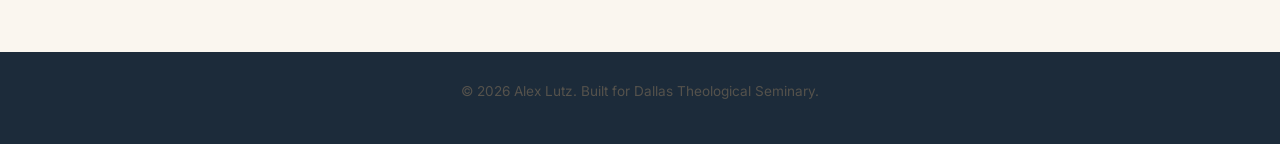
<file: ministry-distinctive.html>
<!DOCTYPE html>
<html lang="en">
<head>
<meta charset="UTF-8" />
<meta name="viewport" content="width=device-width, initial-scale=1.0" />
<title>Ministry Distinctive | Ministry Portfolio</title>
<link rel="preconnect" href="https://fonts.googleapis.com">
<link href="https://fonts.googleapis.com/css2?family=Inter:wght@400;500;600;700&family=Playfair+Display:wght@600;700&display=swap" rel="stylesheet">
<link rel="stylesheet" href="css/style.css" />
</head>
<body>

<header class="site-header">
  <nav class="nav-bar">
    <a class="brand" href="index.html">Alex Lutz <span>| Ministry Portfolio</span></a>
    <button class="nav-toggle" aria-label="Toggle navigation">&#9776;</button>
    <ul class="nav-links">
      <li><a href="index.html">Home</a></li>
      <li><a href="christian-leadership.html">Christian Leadership</a></li>
      <li><a href="communication.html">Communication</a></li>
      <li><a href="cultural-engagement.html">Cultural Engagement</a></li>
      <li><a href="ministry-distinctive.html">Ministry Distinctive</a></li>
      <li><a href="resume.html">Resume</a></li>
    </ul>
  </nav>
</header>

<section class="page-hero">
  <div class="container hero-grid">
    <div>
      <p class="eyebrow">Elective Focus</p>
      <h1>Ministry Distinctive</h1>
      <p class="lead">The MACL is designed for men and women seeking to lead faithfully and effectively in diverse ministry environments.</p>
    </div>
    <div class="hero-photo-frame">
      <img class="hero-photo shape-framed" src="assets/distinctive-preaching.jpg" alt="Alex Lutz preaching on stage" />
    </div>
  </div>
</section>

<section class="block alt">
  <div class="container">
    <span class="section-label">01</span>
    <h2>Artifacts</h2>

    <div class="card-grid">
      <div class="card">
        <span class="tag">Artifact</span>
        <h3>[Placeholder Artifact Title]</h3>
        <p>[Placeholder description of what this artifact is, where it came from, and what it demonstrates.]</p>
        <a class="artifact-link" href="#">View Artifact &rarr;</a>
      </div>
      <div class="card">
        <span class="tag">Artifact</span>
        <h3>[Placeholder Artifact Title]</h3>
        <p>[Placeholder description of what this artifact is, where it came from, and what it demonstrates.]</p>
        <a class="artifact-link" href="#">View Artifact &rarr;</a>
      </div>
    </div>
  </div>
</section>

<section class="block">
  <div class="container">
    <span class="section-label">02</span>
    <h2>Reflective Statements</h2>

    <div class="reflection-block">
      <h3><span class="num">1</span> What &amp; Why</h3>
      <div class="placeholder-box">
        <strong>Placeholder:</strong> Explain which artifacts you are submitting for your ministry distinctive and
        why you chose them — what each demonstrates about your competence in this focus area.
      </div>
    </div>

    <div class="reflection-block">
      <h3><span class="num">2</span> What I Learned</h3>
      <div class="placeholder-box">
        <strong>Placeholder:</strong> Reflect on what you learned through your degree program and ministry
        experiences in this distinctive area — a specific lesson, conviction, or shift in understanding.
      </div>
    </div>

    <div class="reflection-block">
      <h3><span class="num">3</span> Continued Growth</h3>
      <div class="placeholder-box">
        <strong>Placeholder:</strong> Describe how you will continue to develop in this ministry distinctive going
        forward.
      </div>
    </div>
  </div>
</section>

<footer class="site-footer">
  <div class="container">
    <p>&copy; 2026 Alex Lutz. Built for Dallas Theological Seminary.</p>
  </div>
</footer>

<script src="js/main.js"></script>
</body>
</html>
</file>
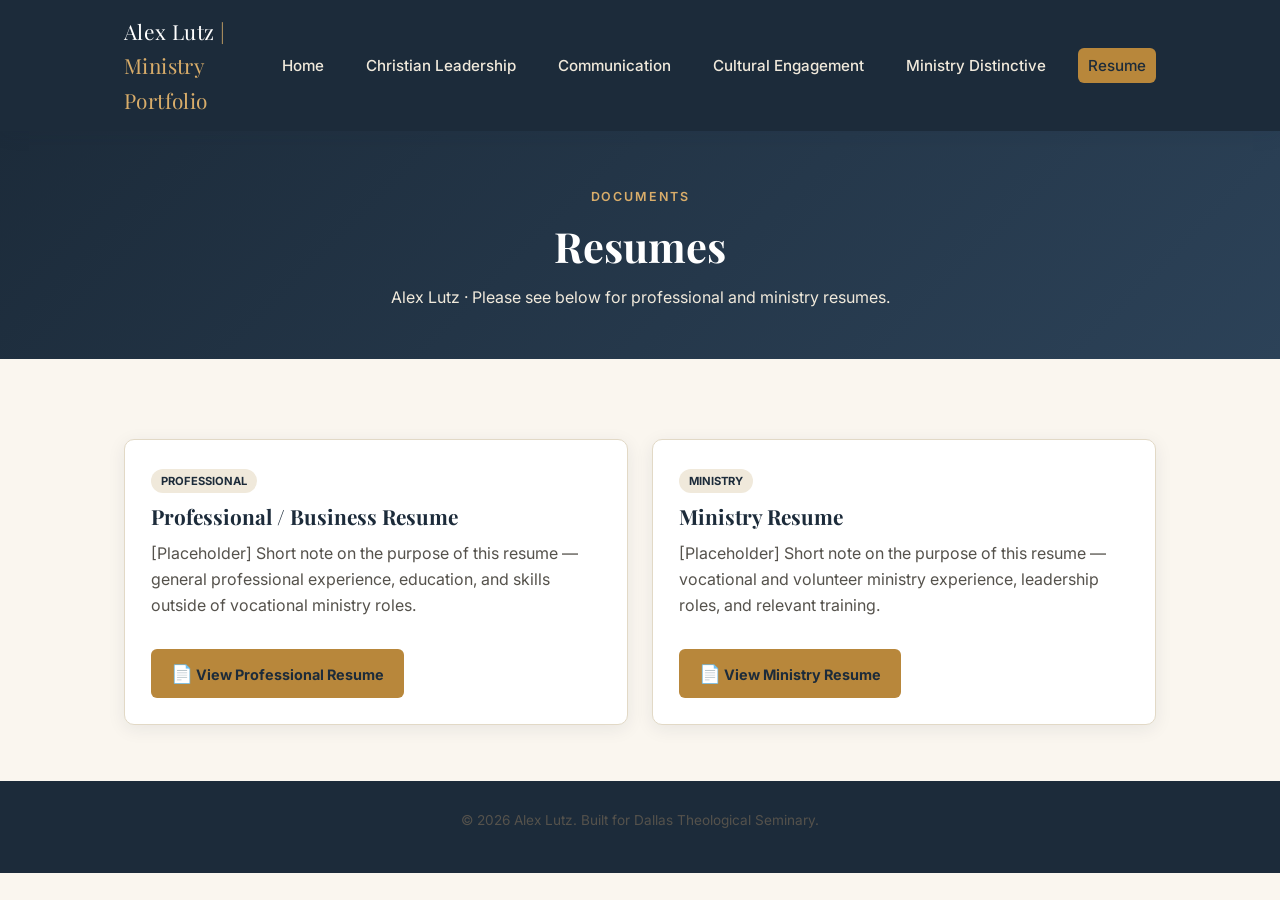
<file: resume.html>
<!DOCTYPE html>
<html lang="en">
<head>
<meta charset="UTF-8" />
<meta name="viewport" content="width=device-width, initial-scale=1.0" />
<title>Resume | Ministry Portfolio</title>
<link rel="preconnect" href="https://fonts.googleapis.com">
<link href="https://fonts.googleapis.com/css2?family=Inter:wght@400;500;600;700&family=Playfair+Display:wght@600;700&display=swap" rel="stylesheet">
<link rel="stylesheet" href="css/style.css" />
</head>
<body>

<header class="site-header">
  <nav class="nav-bar">
    <a class="brand" href="index.html">Alex Lutz <span>| Ministry Portfolio</span></a>
    <button class="nav-toggle" aria-label="Toggle navigation">&#9776;</button>
    <ul class="nav-links">
      <li><a href="index.html">Home</a></li>
      <li><a href="christian-leadership.html">Christian Leadership</a></li>
      <li><a href="communication.html">Communication</a></li>
      <li><a href="cultural-engagement.html">Cultural Engagement</a></li>
      <li><a href="ministry-distinctive.html">Ministry Distinctive</a></li>
      <li><a href="resume.html">Resume</a></li>
    </ul>
  </nav>
</header>

<section class="page-hero">
  <div class="container">
    <p class="eyebrow">Documents</p>
    <h1>Resumes</h1>
    <p class="lead">Alex Lutz &middot; Please see below for professional and ministry resumes.</p>
  </div>
</section>

<section class="block">
  <div class="container">
    <div class="resume-grid">

      <div class="resume-card">
        <span class="tag" style="display:inline-block;background:#f0e9db;color:#1c2b3a;font-size:0.7rem;text-transform:uppercase;font-weight:700;padding:3px 10px;border-radius:20px;">Professional</span>
        <h3 style="margin-top:10px;">Professional / Business Resume</h3>
        <p>[Placeholder] Short note on the purpose of this resume — general professional experience, education, and skills outside of vocational ministry roles.</p>
        <a class="btn btn-resume" href="assets/professional-resume.pdf" target="_blank" rel="noopener">
          <span class="btn-icon">&#128196;</span> View Professional Resume
        </a>
      </div>

      <div class="resume-card">
        <span class="tag" style="display:inline-block;background:#f0e9db;color:#1c2b3a;font-size:0.7rem;text-transform:uppercase;font-weight:700;padding:3px 10px;border-radius:20px;">Ministry</span>
        <h3 style="margin-top:10px;">Ministry Resume</h3>
        <p>[Placeholder] Short note on the purpose of this resume — vocational and volunteer ministry experience, leadership roles, and relevant training.</p>
        <a class="btn btn-resume" href="assets/ministry-resume.pdf" target="_blank" rel="noopener">
          <span class="btn-icon">&#128196;</span> View Ministry Resume
        </a>
      </div>

    </div>
  </div>
</section>

<footer class="site-footer">
  <div class="container">
    <p>&copy; 2026 Alex Lutz. Built for Dallas Theological Seminary.</p>
  </div>
</footer>

<script src="js/main.js"></script>
</body>
</html>
</file>
<file: css/style.css>
/* ==========================================================================
   Ministry Portfolio — shared stylesheet
   ========================================================================== */

:root {
  --color-navy: #1c2b3a;
  --color-navy-light: #2c4258;
  --color-gold: #b8873b;
  --color-gold-light: #d9ad6a;
  --color-cream: #faf6ef;
  --color-cream-dark: #f0e9db;
  --color-ink: #262421;
  --color-ink-soft: #55524c;
  --color-border: #e2d9c6;
  --color-white: #ffffff;

  --font-serif: "Playfair Display", Georgia, "Times New Roman", serif;
  --font-sans: "Inter", -apple-system, BlinkMacSystemFont, "Segoe UI", sans-serif;

  --max-width: 1080px;
  --radius: 10px;
  --shadow-soft: 0 4px 18px rgba(28, 43, 58, 0.08);
}

* { box-sizing: border-box; }

html { scroll-behavior: smooth; }

body {
  margin: 0;
  font-family: var(--font-sans);
  color: var(--color-ink);
  background: var(--color-cream);
  line-height: 1.65;
}

h1, h2, h3, h4 {
  font-family: var(--font-serif);
  color: var(--color-navy);
  line-height: 1.25;
  margin: 0 0 0.5em;
}

h1 { font-size: 2.6rem; }
h2 { font-size: 1.9rem; }
h3 { font-size: 1.3rem; }

p { margin: 0 0 1em; color: var(--color-ink-soft); }

a { color: var(--color-gold); text-decoration: none; }
a:hover { text-decoration: underline; }

img { max-width: 100%; display: block; }

.container {
  max-width: var(--max-width);
  margin: 0 auto;
  padding: 0 24px;
}

/* ---------- Header / Nav ---------- */

.site-header {
  background: var(--color-navy);
  position: sticky;
  top: 0;
  z-index: 100;
  box-shadow: var(--shadow-soft);
}

.nav-bar {
  display: flex;
  align-items: center;
  justify-content: space-between;
  padding: 14px 24px;
  max-width: var(--max-width);
  margin: 0 auto;
}

.brand {
  font-family: var(--font-serif);
  color: var(--color-white);
  font-size: 1.3rem;
  letter-spacing: 0.02em;
  text-decoration: none;
}

.brand span { color: var(--color-gold-light); }

.nav-toggle {
  display: none;
  background: none;
  border: none;
  color: var(--color-white);
  font-size: 1.6rem;
  cursor: pointer;
}

.nav-links {
  display: flex;
  gap: 22px;
  list-style: none;
  margin: 0;
  padding: 0;
}

.nav-links a {
  color: var(--color-cream-dark);
  font-size: 0.95rem;
  font-weight: 500;
  padding: 8px 10px;
  border-radius: 6px;
  transition: background 0.15s ease, color 0.15s ease;
  white-space: nowrap;
}

.nav-links a:hover {
  background: var(--color-navy-light);
  color: var(--color-white);
  text-decoration: none;
}

.nav-links a.active {
  background: var(--color-gold);
  color: var(--color-navy);
}

/* ---------- Hero ---------- */

.hero {
  background: linear-gradient(135deg, var(--color-navy) 0%, var(--color-navy-light) 100%);
  color: var(--color-white);
  padding: 72px 0 64px;
  text-align: center;
}

.hero h1 { color: var(--color-white); }
.hero .eyebrow {
  text-transform: uppercase;
  letter-spacing: 0.15em;
  font-size: 0.8rem;
  color: var(--color-gold-light);
  font-weight: 600;
}
.hero p.lead {
  color: var(--color-cream-dark);
  max-width: 640px;
  margin: 0 auto;
  font-size: 1.1rem;
}

.page-hero {
  background: linear-gradient(135deg, var(--color-navy) 0%, var(--color-navy-light) 100%);
  color: var(--color-white);
  padding: 56px 0 48px;
  text-align: center;
}
.page-hero h1 { color: var(--color-white); margin-bottom: 0.3em; }
.page-hero .eyebrow {
  text-transform: uppercase;
  letter-spacing: 0.15em;
  font-size: 0.78rem;
  color: var(--color-gold-light);
  font-weight: 600;
}
.page-hero .lead { color: var(--color-cream-dark); max-width: 620px; margin: 0 auto; }

.page-hero .hero-grid {
  display: grid;
  grid-template-columns: 1fr 300px;
  gap: 40px;
  align-items: center;
  text-align: left;
}
.page-hero .hero-grid .lead { margin: 0; }

.hero-photo {
  width: 100%;
  height: 360px;
  object-fit: cover;
  object-position: top;
  border-radius: 160px 160px 8px 8px;
  box-shadow: var(--shadow-soft);
  border: 1px solid rgba(255, 255, 255, 0.15);
}

/* Shape variants */
.hero-photo.shape-circle {
  height: 300px;
  border-radius: 50%;
}

.hero-photo-frame {
  position: relative;
  padding: 14px 0 0 14px;
}
.hero-photo-frame::before {
  content: '';
  position: absolute;
  top: 0;
  left: 0;
  width: 100%;
  height: 100%;
  border: 2px solid var(--color-gold-light);
  border-radius: 8px;
}
.hero-photo.shape-framed {
  border-radius: 8px;
}

@media (max-width: 700px) {
  .page-hero .hero-grid {
    grid-template-columns: 1fr;
    text-align: center;
  }
  .page-hero .hero-grid .lead { margin: 0 auto; }
  .hero-photo {
    max-width: 260px;
    height: 300px;
    margin: 0 auto;
  }
  .hero-photo.shape-circle {
    width: 260px;
    height: 260px;
  }
  .hero-photo-frame {
    max-width: 260px;
    margin: 0 auto;
  }
}

/* ---------- Sections ---------- */

section.block {
  padding: 56px 0;
  border-bottom: 1px solid var(--color-border);
}
section.block:last-of-type { border-bottom: none; }
section.block.alt { background: var(--color-cream-dark); }

.section-label {
  display: inline-block;
  text-transform: uppercase;
  letter-spacing: 0.1em;
  font-size: 0.75rem;
  font-weight: 700;
  color: var(--color-gold);
  margin-bottom: 8px;
}

.placeholder-box {
  background: var(--color-white);
  border: 1.5px dashed var(--color-gold-light);
  border-radius: var(--radius);
  padding: 18px 20px;
  color: var(--color-ink-soft);
  font-style: italic;
}
.placeholder-box strong { color: var(--color-navy); font-style: normal; }

/* ---------- About Me ---------- */

.about-grid {
  display: grid;
  grid-template-columns: 280px 1fr;
  gap: 36px;
  align-items: start;
}

.about-photo {
  border-radius: var(--radius);
  box-shadow: var(--shadow-soft);
  border: 1px solid var(--color-border);
}

@media (max-width: 700px) {
  .about-grid {
    grid-template-columns: 1fr;
  }
  .about-photo {
    max-width: 320px;
    margin: 0 auto 12px;
  }
}

/* ---------- Cards ---------- */

.card-grid {
  display: grid;
  grid-template-columns: repeat(auto-fit, minmax(240px, 1fr));
  gap: 20px;
  margin-top: 20px;
}

.card {
  background: var(--color-white);
  border: 1px solid var(--color-border);
  border-radius: var(--radius);
  padding: 20px;
  box-shadow: var(--shadow-soft);
}

.card .tag {
  display: inline-block;
  font-size: 0.7rem;
  text-transform: uppercase;
  letter-spacing: 0.06em;
  font-weight: 700;
  background: var(--color-cream-dark);
  color: var(--color-navy);
  padding: 3px 10px;
  border-radius: 20px;
  margin-bottom: 10px;
}

.card h3 { margin-bottom: 6px; }
.card p { margin-bottom: 8px; font-size: 0.95rem; }
.card .artifact-link { font-size: 0.85rem; font-weight: 600; }

/* ---------- SMART goal table ---------- */

.smart-goal {
  background: var(--color-white);
  border: 1px solid var(--color-border);
  border-radius: var(--radius);
  padding: 22px;
  margin-bottom: 20px;
  box-shadow: var(--shadow-soft);
}

.smart-goal h3 { margin-bottom: 12px; }

.smart-grid {
  display: grid;
  grid-template-columns: repeat(auto-fit, minmax(180px, 1fr));
  gap: 12px;
}

.smart-item {
  background: var(--color-cream-dark);
  border-radius: 8px;
  padding: 10px 14px;
}

.smart-item .letter {
  font-family: var(--font-serif);
  font-weight: 700;
  color: var(--color-gold);
  font-size: 0.85rem;
  text-transform: uppercase;
  display: block;
  margin-bottom: 4px;
}

.smart-item p { margin: 0; font-size: 0.9rem; color: var(--color-ink-soft); }

/* ---------- Reflective statements ---------- */

.reflection-block {
  margin-bottom: 28px;
}
.reflection-block h3 {
  display: flex;
  align-items: center;
  gap: 10px;
}
.reflection-block h3 .num {
  background: var(--color-navy);
  color: var(--color-white);
  border-radius: 50%;
  width: 28px;
  height: 28px;
  font-size: 0.85rem;
  font-family: var(--font-sans);
  display: inline-flex;
  align-items: center;
  justify-content: center;
  flex-shrink: 0;
}

/* ---------- Resume page ---------- */

.resume-grid {
  display: grid;
  grid-template-columns: repeat(auto-fit, minmax(320px, 1fr));
  gap: 24px;
  margin-top: 24px;
}

.resume-card {
  background: var(--color-white);
  border: 1px solid var(--color-border);
  border-radius: var(--radius);
  padding: 26px;
  box-shadow: var(--shadow-soft);
}

.btn-resume {
  display: inline-flex;
  align-items: center;
  gap: 10px;
  margin-top: 14px;
  padding: 14px 24px;
  font-size: 1rem;
}

.btn-icon { font-size: 1.1rem; }

.btn {
  display: inline-block;
  background: var(--color-gold);
  color: var(--color-navy);
  font-weight: 700;
  padding: 10px 20px;
  border-radius: 6px;
  font-size: 0.9rem;
  text-decoration: none;
}
.btn:hover { background: var(--color-gold-light); text-decoration: none; }

/* ---------- Home page grid nav ---------- */

.page-nav-grid {
  display: grid;
  grid-template-columns: repeat(auto-fit, minmax(220px, 1fr));
  gap: 20px;
  margin-top: 28px;
}

.page-nav-card {
  background: var(--color-white);
  border: 1px solid var(--color-border);
  border-radius: var(--radius);
  padding: 24px;
  box-shadow: var(--shadow-soft);
  text-align: left;
  transition: transform 0.15s ease, box-shadow 0.15s ease;
}
.page-nav-card:hover {
  transform: translateY(-3px);
  box-shadow: 0 8px 24px rgba(28,43,58,0.14);
}
.page-nav-card h3 { margin-bottom: 6px; }
.page-nav-card a.card-link {
  font-weight: 700;
  font-size: 0.85rem;
}

/* ---------- Footer ---------- */

.site-footer {
  background: var(--color-navy);
  color: var(--color-cream-dark);
  text-align: center;
  padding: 28px 0;
  font-size: 0.85rem;
}
.site-footer a { color: var(--color-gold-light); }

/* ---------- Responsive ---------- */

@media (max-width: 780px) {
  .nav-toggle { display: block; }
  .nav-links {
    position: absolute;
    top: 100%;
    left: 0;
    right: 0;
    background: var(--color-navy);
    flex-direction: column;
    padding: 10px 20px 18px;
    display: none;
    gap: 6px;
  }
  .nav-links.open { display: flex; }
  .nav-bar { position: relative; }
  h1 { font-size: 2rem; }
  h2 { font-size: 1.5rem; }
}
</file>
